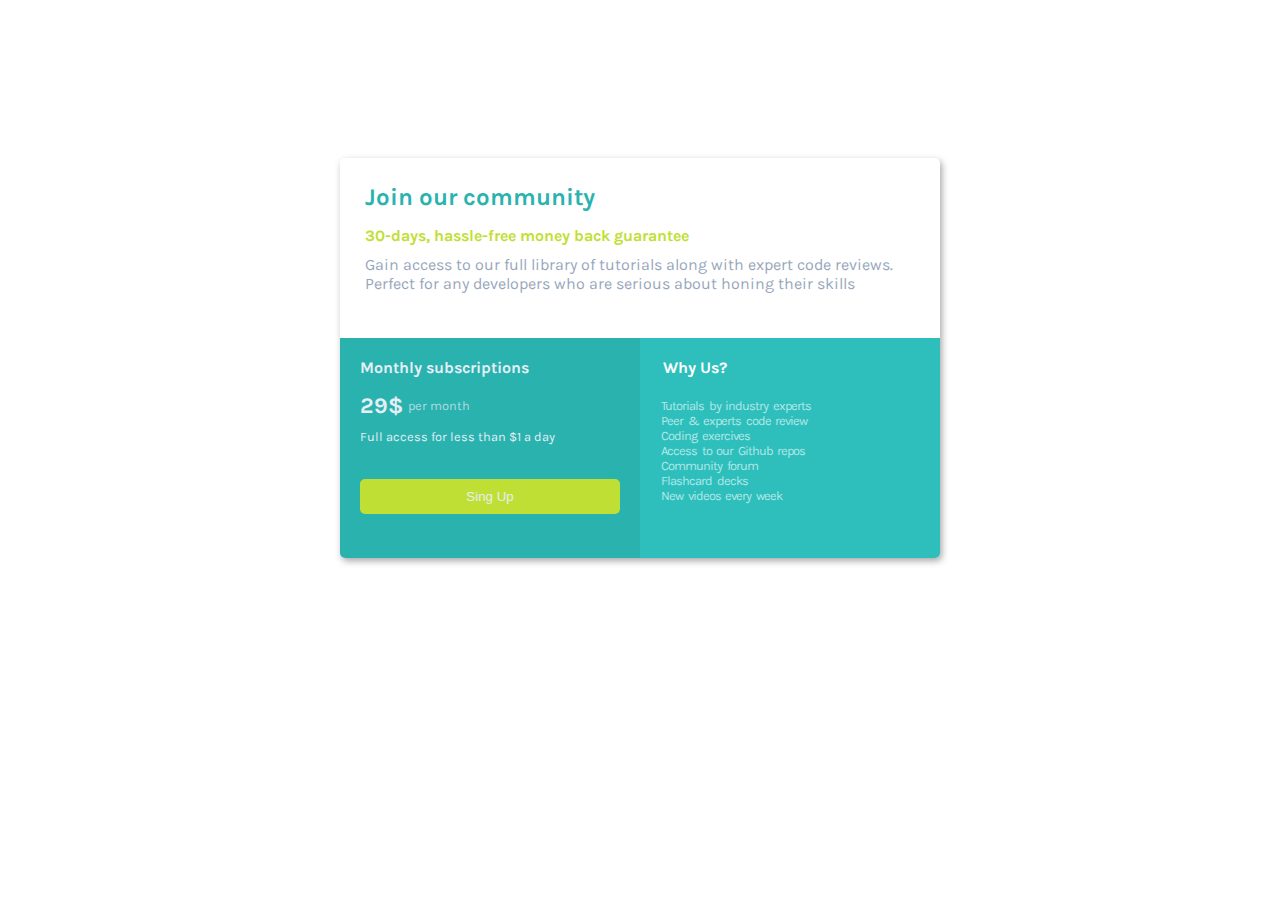
<file: Card/index.html>
<!DOCTYPE html>
<html lang="en">
<head>
  <meta charset="UTF-8">
  <meta name="viewport" content="width=device-width, initial-scale=1.0"> <!-- displays site properly based on user's device -->
  <link rel="stylesheet" href="styles.css">  
  <title>Frontend Mentor | Single Price Grid Component</title>
</head>
  <div id="card">
    <div id="top-section">
      <h2>Join our community</h2>
      <h4>30-days, hassle-free money back guarantee</h4>
      <p>Gain access to our full library of tutorials along with expert code reviews. Perfect for any developers who are serious about honing their skills</p>
    </div>
    <div id="bottom-section">
      <div id="bottom-section-left">
        <h4>Monthly subscriptions</h4>
        <div class="price-container">
        <div id="price">29$</div>
        <div id="price-month">per month</div>
        </div>
        <p>Full access for less than $1 a day</p>
        <button>Sing Up</button>
      </div>
      <div id="bottom-section-right">
        <h4 id="us">Why Us?</h4>
        <ul>
          <li>Tutorials by industry experts</li>
          <li>Peer & experts code review</li>
          <li>Coding exercives</li>
          <li>Access to our Github repos</li>
          <li>Community forum</li>
          <li>Flashcard decks</li>
          <li>New videos every week</li>
        </ul>
      </div>
    </div>
  </div>

</html>
</file>
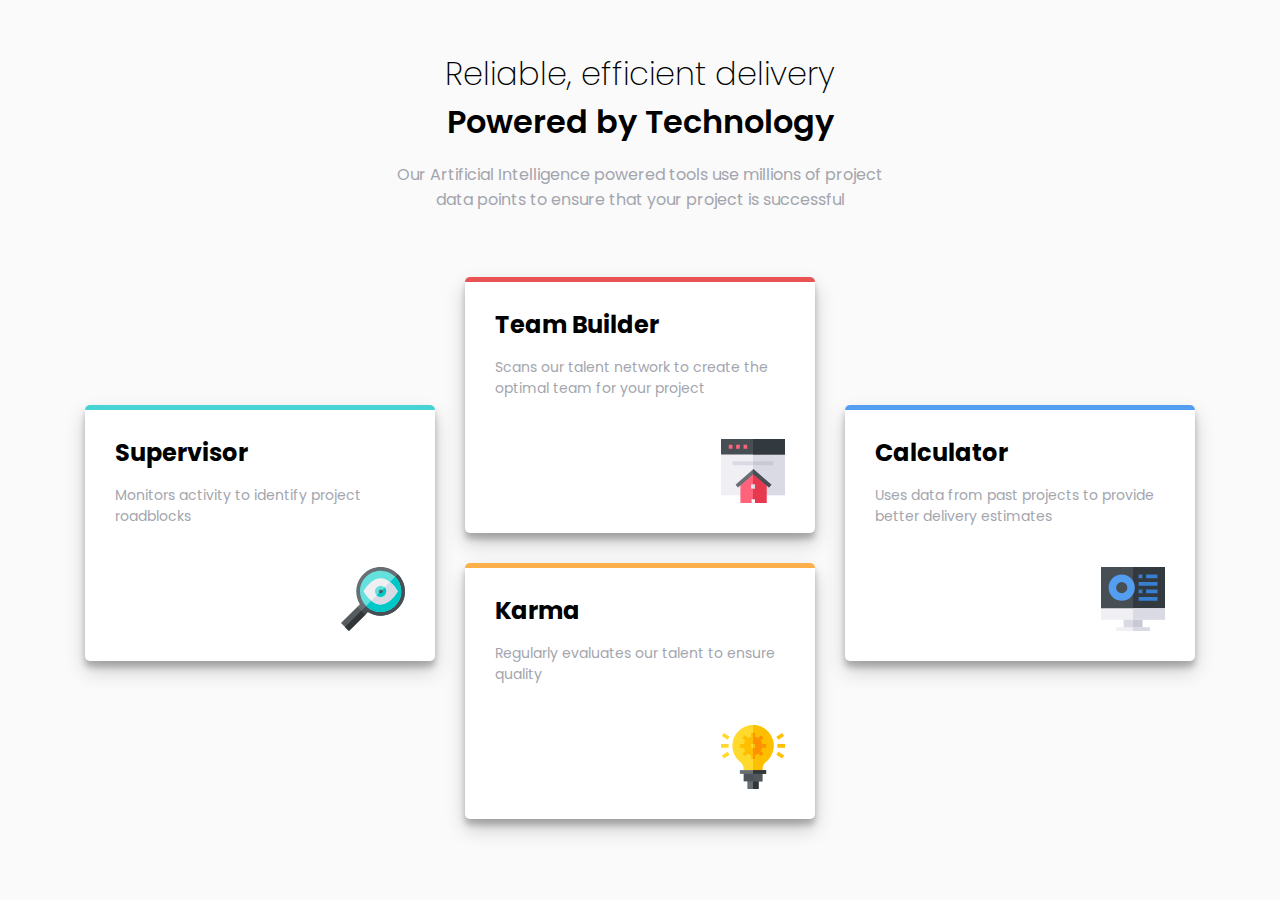
<file: four-card-feature-section-master/four-card-feature-section-master/index.html>
<!DOCTYPE html>
<html lang="en">
  <head>
    <meta charset="UTF-8" />
    <meta name="viewport" content="width=device-width, initial-scale=1.0" />
    <!-- displays site properly based on user's device -->
    <link
      rel="icon"
      type="image/png"
      sizes="32x32"
      href="./images/favicon-32x32.png"
    />
    <link rel="stylesheet" href="styles.css" />
    <title>Frontend Mentor | Four card feature section</title>
  </head>

  <body>
    <header>
      <h1>
        Reliable, efficient delivery
        <span>Powered by Technology</span>
      </h1>
      <p>
        Our Artificial Intelligence powered tools use millions of project data
        points to ensure that your project is successful
      </p>
    </header>

    <div class="container">
      <div class="box box-push" id="cyan">
        <h2>Supervisor</h2>
        <p>Monitors activity to identify project roadblocks</p>
        <img src="images/icon-supervisor.svg" alt="supervisor" />
      </div>
      <div class="box" id="red">
        <h2>Team Builder</h2>
        <p>
          Scans our talent network to create the optimal team for your project
        </p>
        <img src="images/icon-team-builder.svg" alt="team" />
      </div>
      <div class="box box-push" id="blue">
        <h2>Calculator</h2>
        <p>Uses data from past projects to provide better delivery estimates</p>
        <img src="images/icon-calculator.svg" alt="calculator" />
      </div>
      <div class="box" id="orange">
        <h2>Karma</h2>
        <p>Regularly evaluates our talent to ensure quality</p>
        <img src="images/icon-karma.svg" alt="karma" />
      </div>
    </div>
  </body>
</html>
</file>
<file: Card/styles.css>
@import url("https://fonts.googleapis.com/css2?family=Akshar&family=Karla:wght@400;700&family=Open+Sans:wght@300&family=Roboto+Condensed:ital@1&display=swap");

:root {
  --Cyan: hsl(179, 62%, 43%);
  --Bright-yellow: hsl(71, 73%, 54%);
  --Light-Gray: hsl(204, 43%, 93%);
  --Grayish-Blue: hsl(218, 22%, 67%);
}

html {
  box-sizing: border-box;
  font-family: "Karla";
  font-size: 16px;
}

body {
  padding: 150px;
  display: flex;
  justify-content: center;
  align-items: center;
}

h2,
h4,
p {
  margin: 0;
}

*,
*::before,
*::after {
  box-sizing: inherit;
}

#card {
  box-shadow: 2px 3px 7px 0px rgba(0, 0, 0, 0.35);
  border-radius: 5px;
  overflow: hidden;
}

#top-section {
  width: 100%;
  height: 45%;
  padding: 25px;
}

#bottom-section {
  display: flex;
  flex-direction: column;
  width: 100%;
  height: 55%;
  color: var(--Light-Gray);
}

#bottom-section-left {
  height: 100%;
  background: var(--Cyan);
  padding: 20px;
  flex-basis: 50%;
}

#bottom-section-right {
  height: 100%;
  background-color: #2ebfbd;
  padding: 10px;
  color: #b3e7e6;
  flex-basis: 50%;
}

#us {
  color: white;
  margin-left: 3px;
  padding: 10px;
}

#top-section h2 {
  color: var(--Cyan);
  margin-bottom: 15px;
}

#top-section h4 {
  color: var(--Bright-yellow);
  margin-bottom: 10px;
}

#top-section p {
  color: var(--Grayish-Blue);
}

button {
  color: var(--Light-Gray);
  background-color: var(--Bright-yellow);
  border: none;
  padding: 10px;
  width: 100%;
  border-radius: 5px;
}

#price {
  font-weight: 700;
  font-size: 1.4rem;
}

#bottom-section-left h4 {
  margin-bottom: 15px;
}

.price-container {
  display: flex;
  align-items: center;
  margin-bottom: 10px;
}

#price-month {
  opacity: 0.7;
  font-size: 0.8rem;
  margin-left: 5px;
}

#bottom-section-left p {
  font-size: 0.8rem;
  margin-bottom: 35px;
}

button:hover {
  cursor: pointer;
  background-color: #a9c42d;
  transform: scale(1.02);
}

ul {
  padding: 11px;
  list-style: none;
  margin-top: 0;
  font-size: 0.8rem;
  letter-spacing: -1px;
  word-spacing: 0.2em;
}

@media (min-width: 770px) {
  #card {
    width: 600px;
    height: 400px;
  }

  #bottom-section {
    flex-direction: row;
  }
}
</file>
<file: four-card-feature-section-master/four-card-feature-section-master/styles.css>
@import url("https://fonts.googleapis.com/css2?family=Akshar&family=Barlow+Semi+Condensed:wght@500;600&family=Karla:wght@400;700&family=Open+Sans:ital,wght@0,300;0,400;1,300&family=Poppins:ital,wght@0,200;0,400;0,600;1,300&family=Roboto+Condensed:ital@1&display=swap");

:root {
  --Red: hsl(0, 78%, 62%);
  --Cyan: hsl(180, 62%, 55%);
  --Orange: hsl(34, 97%, 64%);
  --Blue: hsl(212, 86%, 64%);
  --Very-Dark-Blue: hsl(234, 12%, 34%);
  --Grayish-Blue: hsl(229, 6%, 66%);
  --Very-Light-Gray: hsl(0, 0%, 98%);
}

* {
  box-sizing: border-box;
}

body {
  background-color: var(--Very-Light-Gray);
  font-family: "Poppins", sans-serif;
}

header {
  margin: 50px auto;
  max-width: 500px;
  text-align: center;
}

h1 {
  font-weight: 200;
  margin: 0;
}

h1 span {
  font-weight: 600;
}

p {
  color: var(--Grayish-Blue);
}

.container {
  display: flex;
  flex-wrap: wrap;
  justify-content: center;
  margin: 0 auto;
  max-width: 1140px;
}

.box {
  background-color: #fff;
  box-shadow: 0 10px 20px rgba(0, 0, 0, 0.19), 0 6px 6px rgba(0, 0, 0, 0.23);
  border-radius: 5px;
  position: relative;
  overflow: hidden;
  padding: 30px;
  margin: 15px;
  width: 350px;
}

.box h2 {
  margin: 0;
}

.box img {
  display: block;
  margin-left: auto;
}

.box p {
  font-size: 14px;
  margin: 15px 0 40px;
}

.box::after {
  content: "";
  position: absolute;
  height: 5px;
  top: 0;
  left: 0;
  width: 100%;
}

.box-push {
  transform: translateY(50%);
}

#cyan::after {
  background-color: var(--Cyan);
}

#red::after {
  background-color: var(--Red);
}
#blue::after {
  background-color: var(--Blue);
}

#orange::after {
  background-color: var(--Orange);
}

@media (max-width: 775px) {
  .box-push {
    transform: translateY(0);
  }
}
</file>
